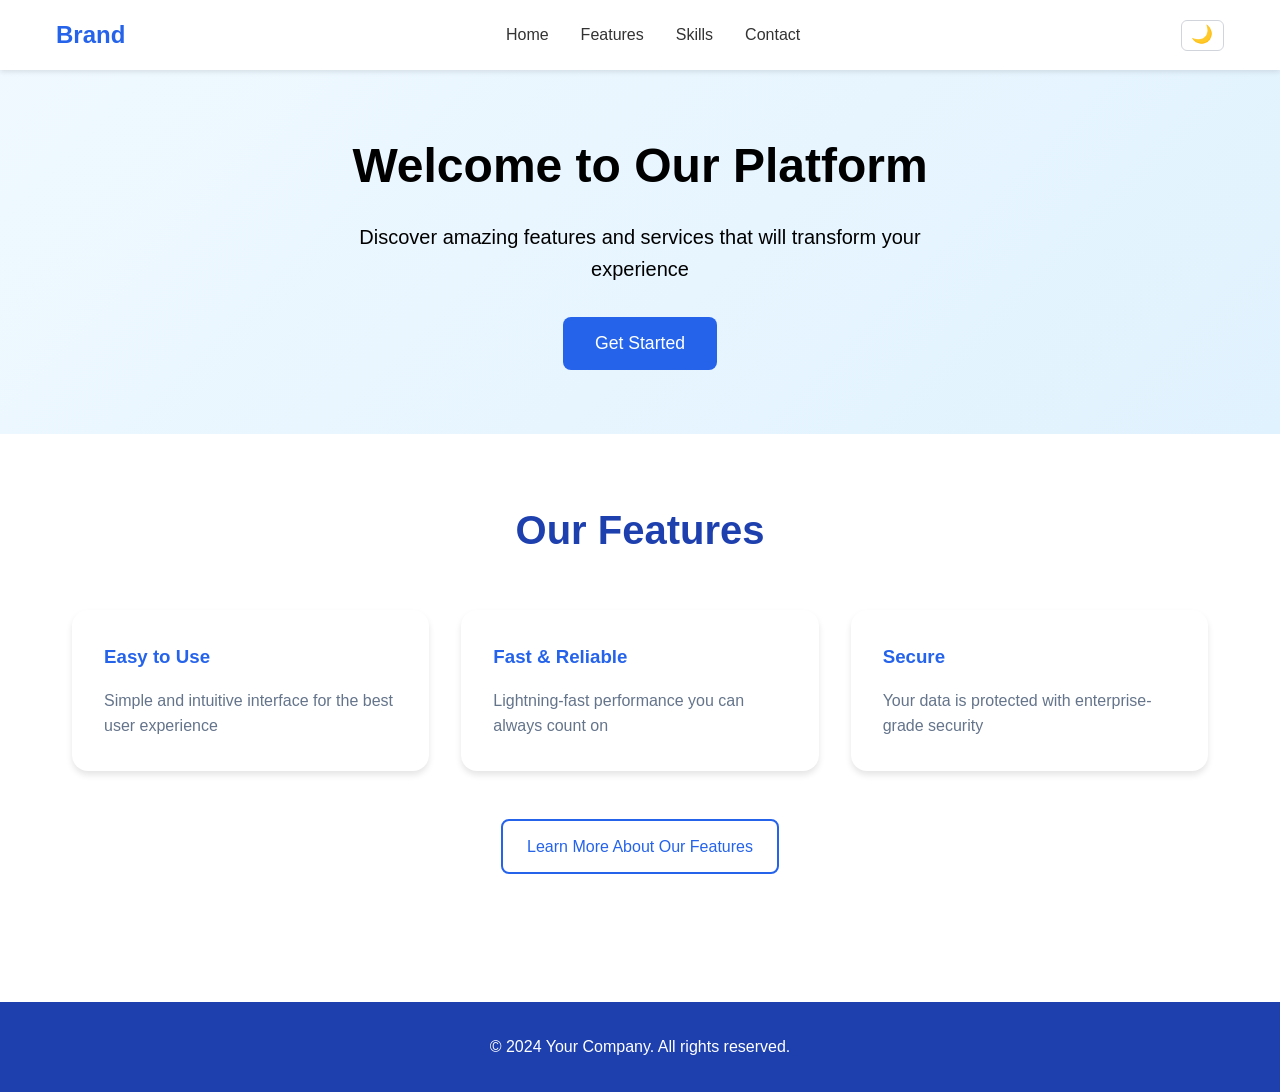
<file: web-app/index.html>
<!DOCTYPE html>
<html lang="en">

<head>
  <meta charset="UTF-8">
  <meta name="viewport" content="width=device-width, initial-scale=1.0">
  <title>Welcome to Our Website</title>
  <link rel="stylesheet" href="styles.css">
</head>

<body>
  <header>
    <nav>
      <div class="logo">Brand</div>
      <ul class="nav-links">
        <li><a href="index.html" aria-current="page">Home</a></li>
        <li><a href="features.html">Features</a></li>
        <li><a href="skills-demo.html">Skills</a></li>
        <li><a href="contact.html">Contact</a></li>
      </ul>
      <button class="dark-mode-toggle" aria-label="Toggle dark mode" data-dark-mode-toggle>🌙</button>
    </nav>
  </header>

  <main>
    <section class="hero">
      <h1>Welcome to Our Platform</h1>
      <p>Discover amazing features and services that will transform your experience</p>
      <button class="cta-button">Get Started</button>
    </section>

    <section class="features" id="features">
      <h2>Our Features</h2>
      <div class="feature-grid">
        <div class="feature-card">
          <h3>Easy to Use</h3>
          <p>Simple and intuitive interface for the best user experience</p>
        </div>
        <div class="feature-card">
          <h3>Fast & Reliable</h3>
          <p>Lightning-fast performance you can always count on</p>
        </div>
        <div class="feature-card">
          <h3>Secure</h3>
          <p>Your data is protected with enterprise-grade security</p>
        </div>
      </div>
      <div class="learn-more-container">
        <a href="features.html" class="learn-more-btn">Learn More About Our Features</a>
      </div>
    </section>
  </main>

  <footer>
    <p>&copy; 2024 Your Company. All rights reserved.</p>
  </footer>

  <!-- Include the JavaScript file -->
  <script src="scripts.js"></script>
</body>

</html>
</file>
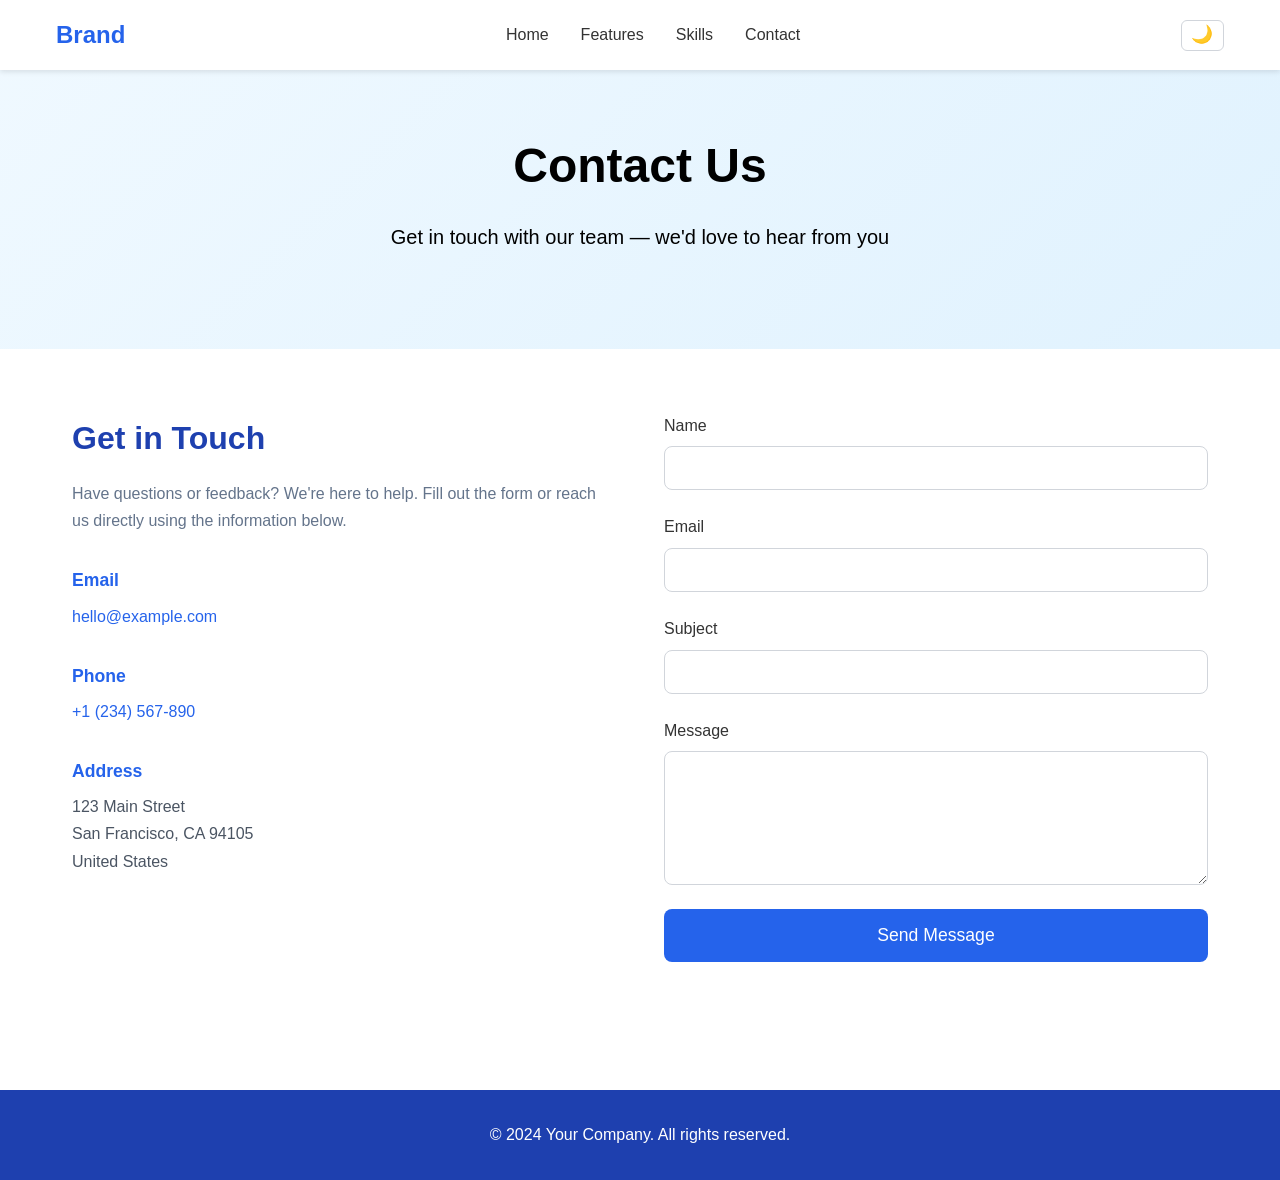
<file: web-app/contact.html>
<!DOCTYPE html>
<html lang="en">

<head>
  <meta charset="UTF-8">
  <meta name="viewport" content="width=device-width, initial-scale=1.0">
  <title>Contact Us</title>
  <link rel="stylesheet" href="styles.css">
</head>

<body>
  <header>
    <nav>
      <div class="logo">Brand</div>
      <ul class="nav-links">
        <li><a href="index.html">Home</a></li>
        <li><a href="features.html">Features</a></li>
        <li><a href="skills-demo.html">Skills</a></li>
        <li><a href="contact.html" aria-current="page">Contact</a></li>
      </ul>
      <button class="dark-mode-toggle" aria-label="Toggle dark mode" data-dark-mode-toggle>🌙</button>
    </nav>
  </header>

  <main>
    <section class="hero">
      <h1>Contact Us</h1>
      <p>Get in touch with our team — we'd love to hear from you</p>
    </section>

    <section class="contact-section">
      <div class="contact-container">
        <div class="contact-info">
          <h2>Get in Touch</h2>
          <p>Have questions or feedback? We're here to help. Fill out the form or reach us directly using the information below.</p>

          <div class="info-block">
            <h3>Email</h3>
            <p><a href="mailto:hello@example.com">hello@example.com</a></p>
          </div>

          <div class="info-block">
            <h3>Phone</h3>
            <p><a href="tel:+1234567890">+1 (234) 567-890</a></p>
          </div>

          <div class="info-block">
            <h3>Address</h3>
            <p>123 Main Street<br>San Francisco, CA 94105<br>United States</p>
          </div>
        </div>

        <form class="contact-form">
          <div class="form-group">
            <label for="name">Name</label>
            <input type="text" id="name" name="name" required>
          </div>

          <div class="form-group">
            <label for="email">Email</label>
            <input type="email" id="email" name="email" required>
          </div>

          <div class="form-group">
            <label for="subject">Subject</label>
            <input type="text" id="subject" name="subject" required>
          </div>

          <div class="form-group">
            <label for="message">Message</label>
            <textarea id="message" name="message" rows="6" required></textarea>
          </div>

          <button type="submit" class="cta-button">Send Message</button>
        </form>
      </div>
    </section>
  </main>

  <footer>
    <p>&copy; 2024 Your Company. All rights reserved.</p>
  </footer>

  <script src="scripts.js"></script>
</body>

</html>
</file>
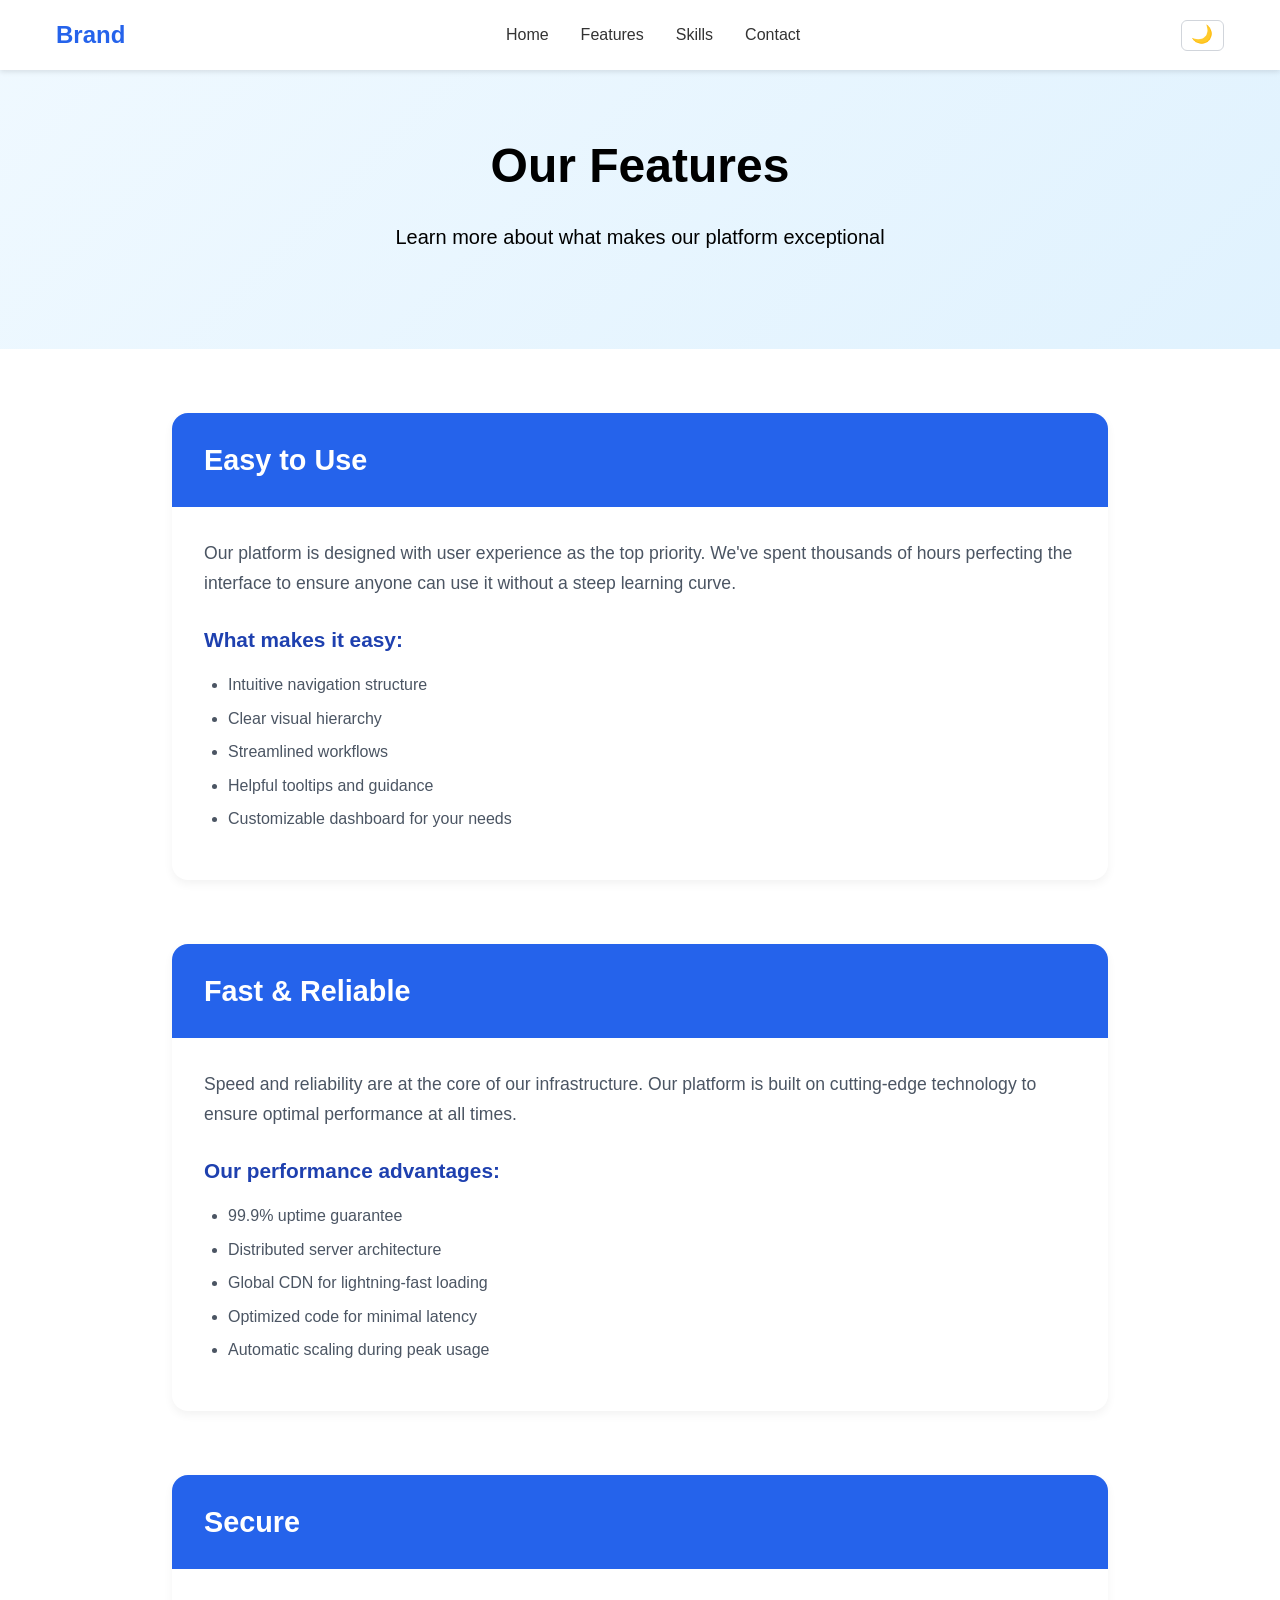
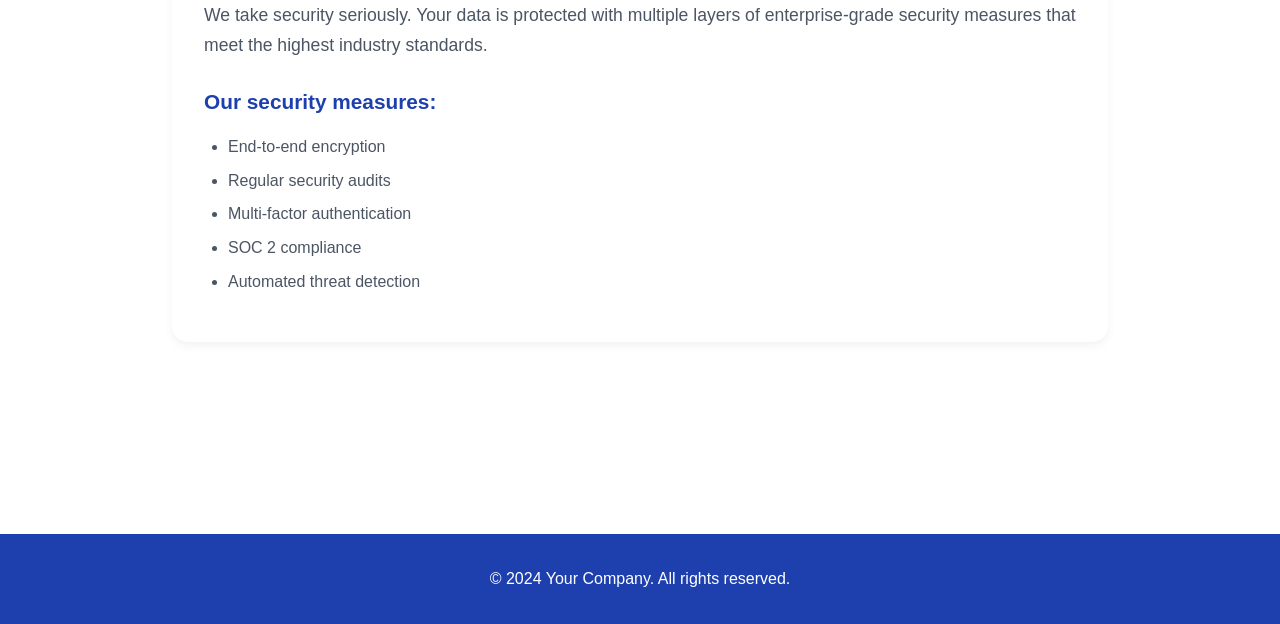
<file: web-app/features.html>
<!DOCTYPE html>
<html lang="en">

<head>
  <meta charset="UTF-8">
  <meta name="viewport" content="width=device-width, initial-scale=1.0">
  <title>Our Features - Detailed Information</title>
  <link rel="stylesheet" href="styles.css">
</head>

<body>
  <header>
    <nav>
      <div class="logo">Brand</div>
      <ul class="nav-links">
        <li><a href="index.html">Home</a></li>
        <li><a href="features.html" aria-current="page">Features</a></li>
        <li><a href="skills-demo.html">Skills</a></li>
        <li><a href="contact.html">Contact</a></li>
      </ul>
      <button class="dark-mode-toggle" aria-label="Toggle dark mode" data-dark-mode-toggle>🌙</button>
    </nav>
  </header>

  <main>
    <section class="hero">
      <h1>Our Features</h1>
      <p>Learn more about what makes our platform exceptional</p>
    </section>

    <section class="detailed-features" id="features">
      <div class="feature-detail">
        <h2>Easy to Use</h2>
        <div class="feature-content">
          <div class="feature-text">
            <p>Our platform is designed with user experience as the top priority. We've spent thousands of hours
              perfecting the interface to ensure anyone can use it without a steep learning curve.</p>
            <h3>What makes it easy:</h3>
            <ul>
              <li>Intuitive navigation structure</li>
              <li>Clear visual hierarchy</li>
              <li>Streamlined workflows</li>
              <li>Helpful tooltips and guidance</li>
              <li>Customizable dashboard for your needs</li>
            </ul>
          </div>
        </div>
      </div>

      <div class="feature-detail">
        <h2>Fast & Reliable</h2>
        <div class="feature-content">
          <div class="feature-text">
            <p>Speed and reliability are at the core of our infrastructure. Our platform is built on cutting-edge
              technology to ensure optimal performance at all times.</p>
            <h3>Our performance advantages:</h3>
            <ul>
              <li>99.9% uptime guarantee</li>
              <li>Distributed server architecture</li>
              <li>Global CDN for lightning-fast loading</li>
              <li>Optimized code for minimal latency</li>
              <li>Automatic scaling during peak usage</li>
            </ul>
          </div>
        </div>
      </div>

      <div class="feature-detail">
        <h2>Secure</h2>
        <div class="feature-content">
          <div class="feature-text">
            <p>We take security seriously. Your data is protected with multiple layers of enterprise-grade security
              measures that meet the highest industry standards.</p>
            <h3>Our security measures:</h3>
            <ul>
              <li>End-to-end encryption</li>
              <li>Regular security audits</li>
              <li>Multi-factor authentication</li>
              <li>SOC 2 compliance</li>
              <li>Automated threat detection</li>
            </ul>
          </div>
        </div>
      </div>
    </section>
  </main>

  <footer>
    <p>&copy; 2024 Your Company. All rights reserved.</p>
  </footer>

  <script src="scripts.js"></script>
</body>

</html>
</file>
<file: web-app/styles.css>
/* Reset default styles */
* {
  margin: 0;
  padding: 0;
  box-sizing: border-box;
}

body {
  font-family: -apple-system, BlinkMacSystemFont, 'Segoe UI', Roboto, Oxygen, Ubuntu, Cantarell, sans-serif;
  line-height: 1.6;
  color: #333;
}

/* Navigation (shared across all pages, including legacy skills-page classes) */
header,
.header {
  background-color: #fff;
  box-shadow: 0 2px 5px rgba(0, 0, 0, 0.1);
  position: fixed;
  width: 100%;
  top: 0;
  z-index: 1000;
}

nav,
.header__nav {
  max-width: 1200px;
  margin: 0 auto;
  padding: 1rem;
  display: flex;
  justify-content: space-between;
  align-items: center;
}

.logo {
  font-size: 1.5rem;
  font-weight: bold;
  color: #2563eb;
}

.nav-links,
.header__nav-list {
  display: flex;
  list-style: none;
  gap: 2rem;
}

.nav-links a,
.header__nav-list a {
  text-decoration: none;
  color: #333;
  font-weight: 500;
  transition: color 0.3s ease;
}

.nav-links a:hover,
.header__nav-list a:hover {
  color: #2563eb;
}

/* Hero Section */
.hero {
  padding: 8rem 2rem 4rem;
  text-align: center;
  background: linear-gradient(135deg, #f0f9ff 0%, #e0f2fe 100%);
}

.hero h1 {
  font-size: 3rem;
  margin-bottom: 1rem;
  color: #000000;
}

.hero p {
  font-size: 1.25rem;
  color: #000000;
  max-width: 600px;
  margin: 0 auto 2rem;
}

.cta-button {
  background-color: #2563eb;
  color: #ffffff;
  border: none;
  padding: 1rem 2rem;
  font-size: 1.1rem;
  border-radius: 0.5rem;
  cursor: pointer;
  transition: background-color 0.3s ease;
}

.cta-button:hover {
  background-color: #1d4ed8;
}

/* Features Section */
.features {
  padding: 4rem 2rem;
  max-width: 1200px;
  margin: 0 auto;
}

.features h2 {
  text-align: center;
  font-size: 2.5rem;
  margin-bottom: 3rem;
  color: #1e40af;
}

.feature-grid {
  display: grid;
  grid-template-columns: repeat(auto-fit, minmax(250px, 1fr));
  gap: 2rem;
}

.feature-card {
  background: white;
  padding: 2rem;
  border-radius: 1rem;
  box-shadow: 0 4px 6px rgba(0, 0, 0, 0.1);
  transition: transform 0.3s ease;
}

.feature-card:hover {
  transform: translateY(-5px);
}

.feature-card h3 {
  color: #2563eb;
  margin-bottom: 1rem;
}

.feature-card p {
  color: #64748b;
}

.learn-more-container {
  text-align: center;
  margin-top: 3rem;
}

.learn-more-btn {
  display: inline-block;
  background-color: transparent;
  color: #2563eb;
  border: 2px solid #2563eb;
  padding: 0.8rem 1.5rem;
  font-size: 1rem;
  border-radius: 0.5rem;
  text-decoration: none;
  font-weight: 500;
  transition: all 0.3s ease;
}

.learn-more-btn:hover {
  background-color: #2563eb;
  color: white;
  transform: translateY(-2px);
}

/* Dark Mode Toggle Button */
.dark-mode-toggle {
  background: none;
  border: 1px solid #d1d5db;
  border-radius: 0.375rem;
  cursor: pointer;
  font-size: 1.1rem;
  line-height: 1;
  padding: 0.35rem 0.6rem;
  color: #333;
  transition: border-color 0.3s ease, background-color 0.3s ease;
}

.dark-mode-toggle:hover {
  border-color: #2563eb;
}

/* =====================================================
   Dark Mode – Monokai Palette
   bg:       #272822  (base)
   surface:  #3e3d32  (cards / elevated)
   header:   #1e1f1a
   text:     #f8f8f2
   muted:    #a09880
   accent:   #66d9e8  (cyan — logo, links, cta)
   heading2: #ae81ff  (purple — section titles)
   heading3: #a6e22e  (green — card headings)
   ===================================================== */
[data-theme="dark"] body {
  background-color: #272822;
  color: #f8f8f2;
}

[data-theme="dark"] header,
[data-theme="dark"] .header {
  background-color: #1e1f1a;
  box-shadow: 0 2px 5px rgba(0, 0, 0, 0.4);
}

[data-theme="dark"] .logo {
  color: #66d9e8;
}

[data-theme="dark"] .nav-links a,
[data-theme="dark"] .header__nav-list a {
  color: #f8f8f2;
}

[data-theme="dark"] .nav-links a:hover,
[data-theme="dark"] .header__nav-list a:hover {
  color: #66d9e8;
}

[data-theme="dark"] .dark-mode-toggle {
  color: #f8f8f2;
  border-color: #5c5c4e;
}

[data-theme="dark"] .dark-mode-toggle:hover {
  border-color: #66d9e8;
}

[data-theme="dark"] .hero {
  background: linear-gradient(135deg, #1e1f1a 0%, #272822 100%);
}

[data-theme="dark"] .hero h1 {
  color: #f8f8f2;
}

[data-theme="dark"] .hero p {
  color: #f8f8f2;
}

[data-theme="dark"] .cta-button {
  background-color: #66d9e8;
  color: #272822;
}

[data-theme="dark"] .cta-button:hover {
  background-color: #4ec9d8;
}

[data-theme="dark"] .features h2 {
  color: #ae81ff;
}

[data-theme="dark"] .feature-card {
  background: #3e3d32;
  box-shadow: 0 4px 6px rgba(0, 0, 0, 0.3);
}

[data-theme="dark"] .feature-card h3 {
  color: #a6e22e;
}

[data-theme="dark"] .feature-card p {
  color: #a09880;
}

[data-theme="dark"] .learn-more-btn {
  color: #66d9e8;
  border-color: #66d9e8;
}

[data-theme="dark"] .learn-more-btn:hover {
  background-color: #66d9e8;
  color: #272822;
}

[data-theme="dark"] .feature-detail {
  background: #3e3d32;
  box-shadow: 0 4px 10px rgba(0, 0, 0, 0.3);
}

[data-theme="dark"] .feature-detail h2 {
  background-color: #ae81ff;
  color: #272822;
}

[data-theme="dark"] .feature-text p {
  color: #a09880;
}

[data-theme="dark"] .feature-text h3 {
  color: #a6e22e;
}

[data-theme="dark"] .feature-text ul li {
  color: #f8f8f2;
}

[data-theme="dark"] footer {
  background-color: #1e1f1a;
  color: #a09880;
}

[data-theme="dark"] .contact-info h2 {
  color: #ae81ff;
}

[data-theme="dark"] .contact-info p {
  color: #a09880;
}

[data-theme="dark"] .info-block h3 {
  color: #a6e22e;
}

[data-theme="dark"] .info-block p {
  color: #f8f8f2;
}

[data-theme="dark"] .info-block a {
  color: #66d9e8;
}

[data-theme="dark"] .info-block a:hover {
  color: #4ec9d8;
}

[data-theme="dark"] .form-group label {
  color: #f8f8f2;
}

[data-theme="dark"] .form-group input,
[data-theme="dark"] .form-group textarea {
  background-color: #3e3d32;
  border-color: #5c5c4e;
  color: #f8f8f2;
}

[data-theme="dark"] .form-group input:focus,
[data-theme="dark"] .form-group textarea:focus {
  border-color: #66d9e8;
  box-shadow: 0 0 0 3px rgba(102, 217, 232, 0.2);
}

/* Detailed Features Page */
.detailed-features {
  padding: 4rem 2rem;
  max-width: 1000px;
  margin: 0 auto;
}

.feature-detail {
  margin-bottom: 4rem;
  background: white;
  border-radius: 1rem;
  box-shadow: 0 4px 10px rgba(0, 0, 0, 0.05);
  overflow: hidden;
}

.feature-detail h2 {
  background-color: #2563eb;
  color: white;
  padding: 1.5rem 2rem;
  margin: 0;
  font-size: 1.8rem;
}

.feature-content {
  display: flex;
  padding: 2rem;
}

.feature-text {
  flex: 1;
}

.feature-text p {
  margin-bottom: 1.5rem;
  font-size: 1.1rem;
  line-height: 1.7;
  color: #4b5563;
}

.feature-text h3 {
  color: #1e40af;
  margin: 1.5rem 0 1rem;
  font-size: 1.3rem;
}

.feature-text ul {
  padding-left: 1.5rem;
  margin-bottom: 1rem;
}

.feature-text li {
  margin-bottom: 0.5rem;
  color: #4b5563;
}

/* Contact Section */
.contact-section {
  padding: 4rem 2rem;
  max-width: 1200px;
  margin: 0 auto;
}

.contact-container {
  display: grid;
  grid-template-columns: 1fr 1fr;
  gap: 3rem;
}

.contact-info h2 {
  font-size: 2rem;
  color: #1e40af;
  margin-bottom: 1rem;
}

.contact-info p {
  color: #64748b;
  margin-bottom: 2rem;
  line-height: 1.7;
}

.info-block {
  margin-bottom: 2rem;
}

.info-block h3 {
  color: #2563eb;
  margin-bottom: 0.5rem;
  font-size: 1.1rem;
}

.info-block p {
  color: #4b5563;
  margin-bottom: 0;
}

.info-block a {
  color: #2563eb;
  text-decoration: none;
  transition: color 0.3s ease;
}

.info-block a:hover {
  color: #1d4ed8;
}

/* Contact Form */
.contact-form {
  display: flex;
  flex-direction: column;
  gap: 1.5rem;
}

.form-group {
  display: flex;
  flex-direction: column;
}

.form-group label {
  font-weight: 500;
  color: #333;
  margin-bottom: 0.5rem;
}

.form-group input,
.form-group textarea {
  padding: 0.75rem;
  border: 1px solid #d1d5db;
  border-radius: 0.5rem;
  font-family: inherit;
  font-size: 1rem;
  transition: border-color 0.3s ease, box-shadow 0.3s ease;
}

.form-group input:focus,
.form-group textarea:focus {
  outline: none;
  border-color: #2563eb;
  box-shadow: 0 0 0 3px rgba(37, 99, 235, 0.1);
}

/* Footer */
footer {
  background-color: #1e40af;
  color: white;
  text-align: center;
  padding: 2rem;
  margin-top: 4rem;
}

/* Responsive Design */
@media (max-width: 768px) {
  .nav-links {
    gap: 1rem;
  }

  .hero h1 {
    font-size: 2.5rem;
  }

  .hero p {
    font-size: 1.1rem;
  }

  .feature-content {
    flex-direction: column;
  }

  .feature-detail h2 {
    font-size: 1.5rem;
  }

  .contact-container {
    grid-template-columns: 1fr;
    gap: 2rem;
  }

  .skills-overview__grid {
    grid-template-columns: 1fr;
  }
}

/* ─── Skills Demo Page ─── */

.skills-section {
  padding: 2rem 0 4rem;
}

.skills-container {
  max-width: 860px;
  margin: 0 auto;
  display: flex;
  flex-direction: column;
  gap: 1rem;
}

/* Accordion card */
.skill-card {
  border: 1px solid #d1d5db;
  border-radius: 8px;
  overflow: hidden;
}

[data-theme="dark"] .skill-card {
  border-color: #3e3d32;
}

/* Accordion header button */
.skill-header {
  width: 100%;
  padding: 1.25rem 1.5rem;
  background: #f3f4f6;
  border: none;
  cursor: pointer;
  display: flex;
  justify-content: space-between;
  align-items: center;
  text-align: left;
  font-size: 1.05rem;
  font-weight: 600;
  color: #1e293b;
  transition: background 0.2s;
}

.skill-header:hover {
  background: #e5e7eb;
}

[data-theme="dark"] .skill-header {
  background: #3e3d32;
  color: #f8f8f2;
}

[data-theme="dark"] .skill-header:hover {
  background: #4a4940;
}

.skill-header__icon {
  font-size: 1.4rem;
  line-height: 1;
  min-width: 1.5rem;
  text-align: center;
  color: #64748b;
}

[data-theme="dark"] .skill-header__icon {
  color: #a09880;
}

/* Accordion panel */
.skill-content {
  padding: 2rem;
  background: #fff;
  border-top: 1px solid #e5e7eb;
}

[data-theme="dark"] .skill-content {
  background: #272822;
  border-top-color: #3e3d32;
  color: #f8f8f2;
}

.skill-content__description {
  margin: 0 0 0.75rem;
  font-size: 0.95rem;
  line-height: 1.65;
}

/* Code blocks */
.code-block {
  margin: 1.5rem 0;
}

.code-block__label {
  font-size: 0.85rem;
  font-weight: 600;
  margin: 0 0 0.4rem;
  color: #64748b;
}

[data-theme="dark"] .code-block__label {
  color: #a09880;
}

.code-block--before .code-block__label {
  color: #b91c1c;
}

[data-theme="dark"] .code-block--before .code-block__label {
  color: #f4726e;
}

.code-block--after .code-block__label {
  color: #15803d;
}

[data-theme="dark"] .code-block--after .code-block__label {
  color: #a6e22e;
}

.code-block pre {
  margin: 0;
  border-radius: 6px;
  overflow-x: auto;
  font-size: 0.85rem;
}

/* Explanation boxes */
.skill-explanation {
  background: #f8fafc;
  border-left: 4px solid #66d9e8;
  border-radius: 0 6px 6px 0;
  padding: 1.25rem 1.5rem;
  margin: 1.5rem 0;
}

[data-theme="dark"] .skill-explanation {
  background: #3e3d32;
  border-left-color: #66d9e8;
}

.skill-explanation h4 {
  margin: 0 0 0.75rem;
  color: #0f766e;
}

[data-theme="dark"] .skill-explanation h4 {
  color: #66d9e8;
}

.skill-explanation ul,
.skill-explanation ol {
  margin: 0.5rem 0;
  padding-left: 1.5rem;
}

.skill-explanation li {
  margin-bottom: 0.4rem;
  line-height: 1.6;
}

/* Issue callouts */
.skill-issue {
  background: #fefce8;
  border: 1px solid #fde68a;
  border-radius: 6px;
  padding: 1rem 1.25rem;
  margin-bottom: 1rem;
}

[data-theme="dark"] .skill-issue {
  background: #3a2f00;
  border-color: #6b5200;
  color: #f8f8f2;
}

.skill-issue p {
  margin: 0.3rem 0;
}

.skill-issue__severity {
  display: inline-block;
  font-size: 0.72rem;
  font-weight: 700;
  padding: 0.15rem 0.5rem;
  border-radius: 4px;
  text-transform: uppercase;
  letter-spacing: 0.05em;
  vertical-align: middle;
  margin-left: 0.5rem;
}

.skill-issue__severity--critical {
  background: #fee2e2;
  color: #b91c1c;
}

[data-theme="dark"] .skill-issue__severity--critical {
  background: #4a1515;
  color: #f87171;
}

.skill-issue__severity--medium {
  background: #fef3c7;
  color: #92400e;
}

[data-theme="dark"] .skill-issue__severity--medium {
  background: #3d2800;
  color: #fbbf24;
}

/* Trigger info box */
.skill-trigger {
  background: #eff6ff;
  border-radius: 6px;
  padding: 1.25rem 1.5rem;
  margin-top: 1.5rem;
}

[data-theme="dark"] .skill-trigger {
  background: #1a2e3f;
}

.skill-trigger h4 {
  margin: 0 0 0.5rem;
  color: #1d4ed8;
}

[data-theme="dark"] .skill-trigger h4 {
  color: #66d9e8;
}

.skill-trigger strong {
  font-family: 'Courier New', Courier, monospace;
  font-size: 0.9rem;
  background: #dbeafe;
  padding: 0.15rem 0.4rem;
  border-radius: 4px;
}

[data-theme="dark"] .skill-trigger strong {
  background: #0f2336;
  color: #a6e22e;
}

/* Performance comparison table */
.perf-table {
  width: 100%;
  border-collapse: collapse;
  margin: 1rem 0;
  font-size: 0.9rem;
}

.perf-table th,
.perf-table td {
  padding: 0.6rem 0.75rem;
  border: 1px solid #d1d5db;
  text-align: left;
}

.perf-table th {
  background: #f3f4f6;
  font-weight: 600;
}

[data-theme="dark"] .perf-table th {
  background: #3e3d32;
  border-color: #4a4940;
  color: #f8f8f2;
}

[data-theme="dark"] .perf-table td {
  border-color: #4a4940;
  color: #f8f8f2;
}

/* Skills overview grid */
.skills-overview {
  max-width: 860px;
  margin: 3rem auto 4rem;
  padding-top: 2rem;
  border-top: 2px solid #e5e7eb;
}

[data-theme="dark"] .skills-overview {
  border-top-color: #3e3d32;
}

.skills-overview h2 {
  margin-bottom: 1.5rem;
}

.skills-overview__grid {
  display: grid;
  grid-template-columns: repeat(auto-fit, minmax(220px, 1fr));
  gap: 1.25rem;
}

.skills-overview__card {
  background: #f8fafc;
  border: 1px solid #e2e8f0;
  border-left: 4px solid #66d9e8;
  border-radius: 6px;
  padding: 1.25rem;
}

[data-theme="dark"] .skills-overview__card {
  background: #3e3d32;
  border-color: #4a4940;
  border-left-color: #66d9e8;
}

.skills-overview__card h3 {
  margin: 0 0 0.5rem;
  font-size: 0.95rem;
  color: #1e293b;
}

[data-theme="dark"] .skills-overview__card h3 {
  color: #a6e22e;
}

.skills-overview__card p {
  margin: 0;
  font-size: 0.875rem;
  color: #64748b;
  line-height: 1.55;
}

[data-theme="dark"] .skills-overview__card p {
  color: #a09880;
}
}
</file>
